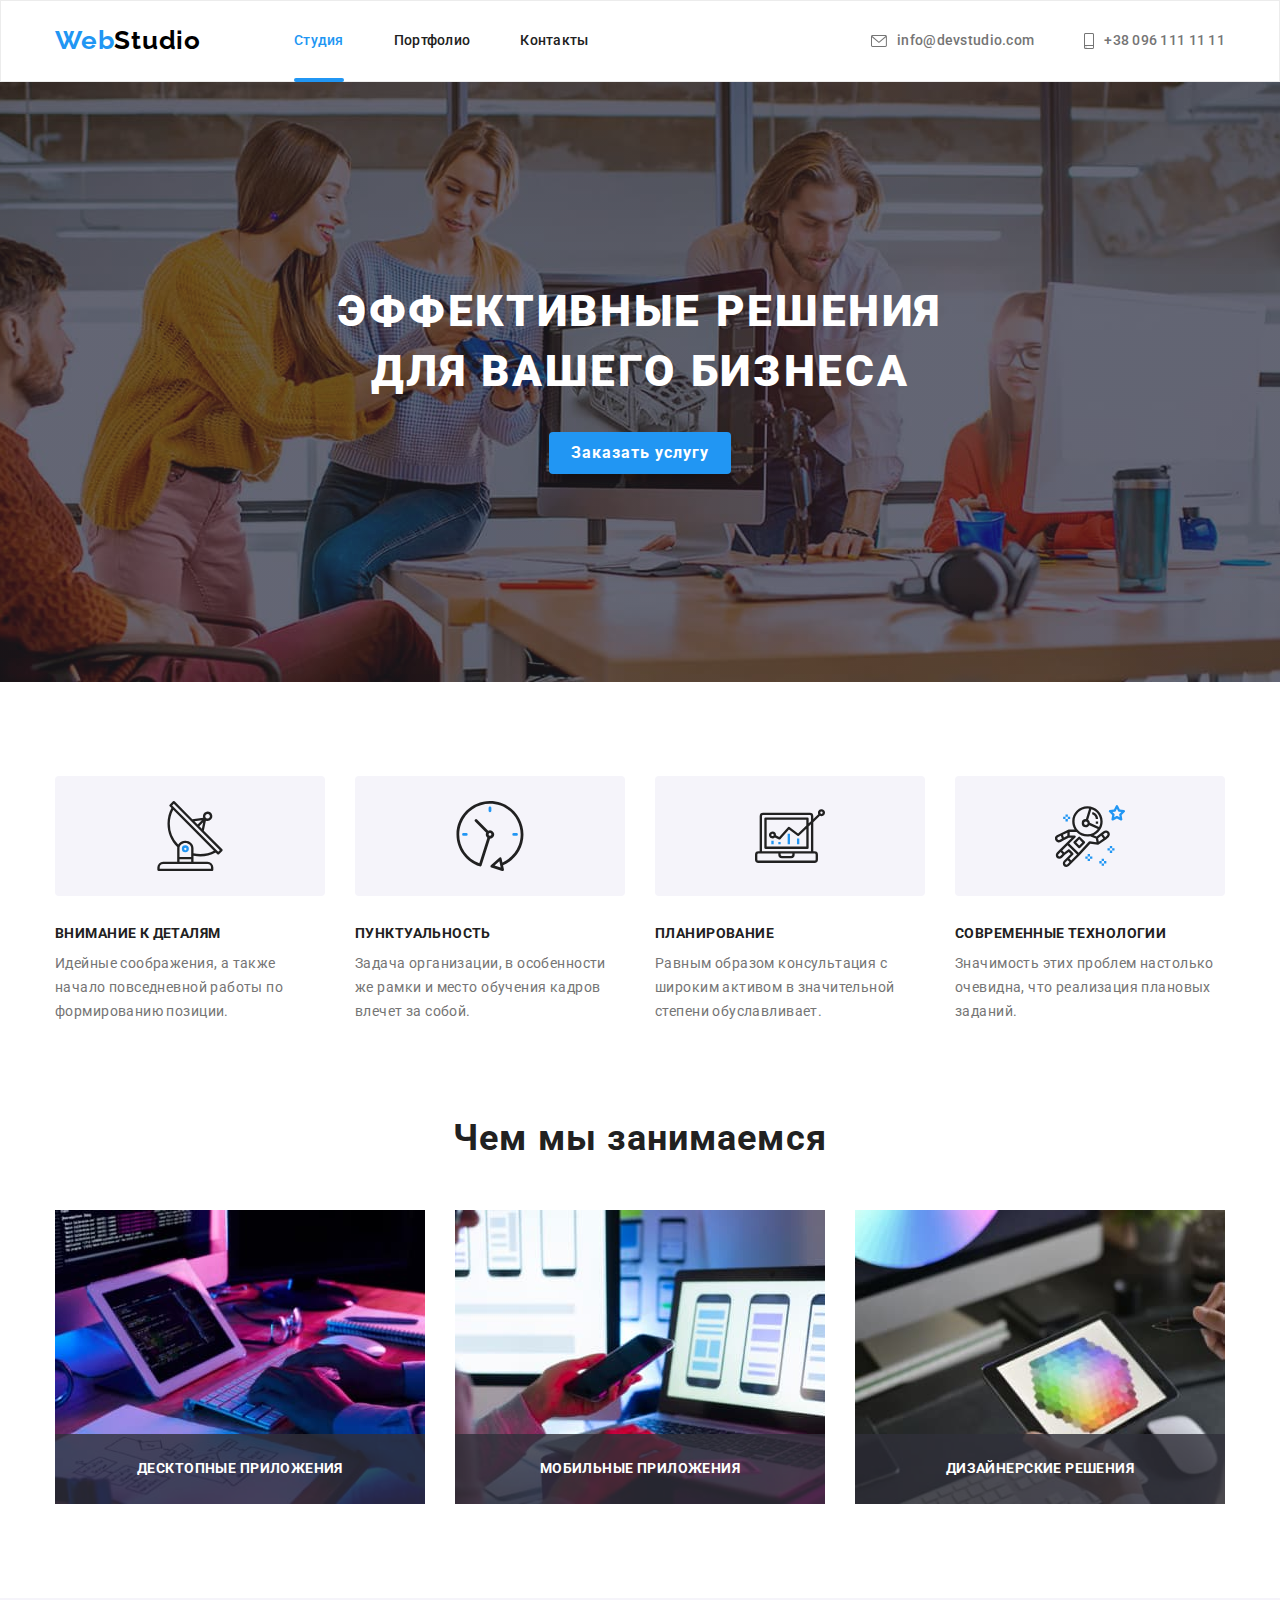
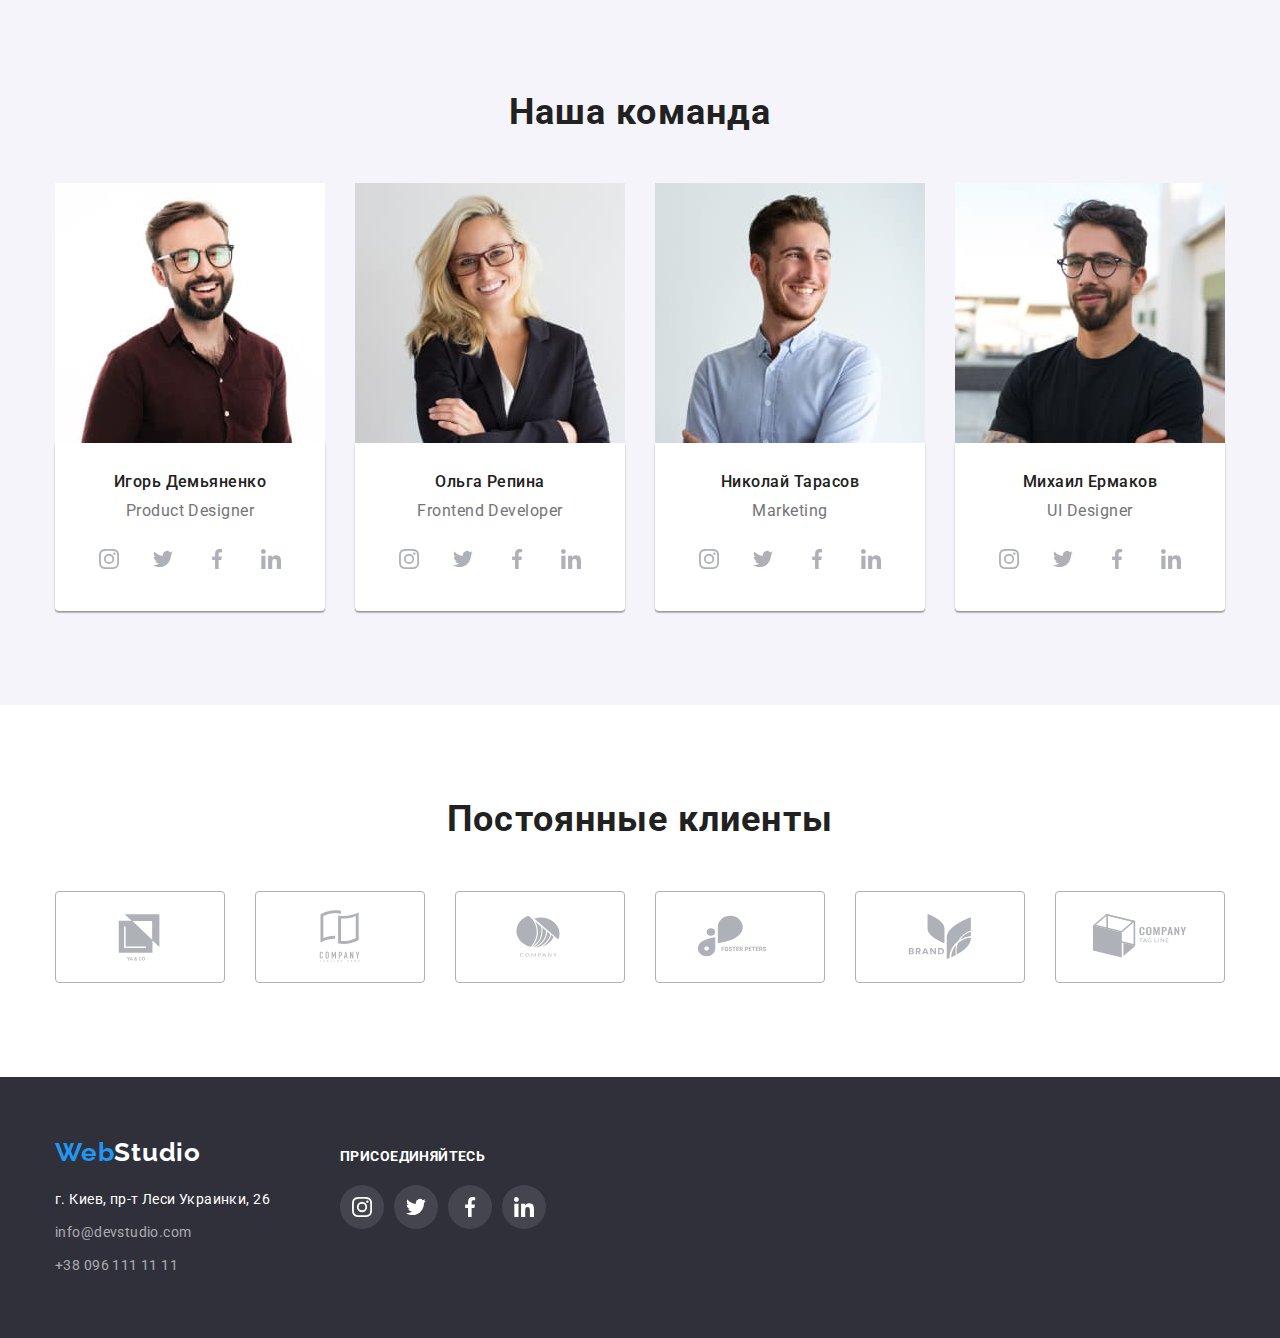
<file: index.html>
<!DOCTYPE html>
<html lang="ru">
    <head>
        <meta charset="UTF-8">
        <meta http-equiv="X-UA-Compatible" content="IE=edge">
        <meta name="viewport" content="width=device-width, initial-scale=1.0">
        <title>Студия</title>
        <link rel="preconnect" href="https://fonts.googleapis.com">
        <link rel="preconnect" href="https://fonts.gstatic.com" crossorigin>
        <link href="https://fonts.googleapis.com/css2?family=Raleway:wght@700&family=Roboto:wght@400;500;700;900&display=swap"
            rel="stylesheet">
        <link rel="stylesheet" href="./css/modern-normalize.css">
        <link rel="stylesheet" href="./css/style.css">
    </head>

    <body>
        <header class="header">
            <div class="container main-nav">
                <nav class="navigation">
                    <a href="" lang="en" class="logo">Web<span class="logo-black">Studio</span></a>
                    <ul class="header-nav list">
                        <li class="header-nav-item"><a href="" class="header-link current">Студия</a></li>
                        <li class="header-nav-item"><a href="./portfolio.html" class="header-link">Портфолио</a></li>
                        <li class="header-nav-item"><a href="" class="header-link">Контакты</a></li>
                    </ul>
                </nav>
                <ul class="auth-nav list">
                    <li class="auth-nav-item"><a href="mailto:info@devstudio.com" class="auth-link">
                        <svg class="icon-header" width="16" height="12">
                            <use href="./images/icons/symbol-defs.svg#icon-envelope"></use>
                        </svg>
                        info@devstudio.com
                    </a></li>
                    <li class="auth-nav-item"><a href="tel:+380961111111" class="auth-link">
                        <svg class="icon-header" width="10" height="16">
                            <use href="./images/icons/symbol-defs.svg#icon-smartphone"></use>
                        </svg>
                        +38 096 111 11 11
                    </a></li>
                </ul>
            </div>   
        </header>

        <main>
            <section class="hero">
                <h1 class="hero-title">Эффективные решения для вашего бизнеса</h1>
                <button type="button" class="hero-btn" data-modal-open>Заказать услугу</button>
            </section>

            <section class="features section">
                <div class="container">
                    <h2 class="visually-hidden">Особенности</h2>
                    <ul class="features-list list">
                        <li class="features-item">
                            <div class="features-item-icons">
                                <svg class="features-icons" width="70" height="70">
                                    <use href="./images/icons/symbol-defs.svg#icon-antenna-img"></use>
                                </svg>
                            </div>
                            <h3 class="features-title">Внимание к деталям</h3>
                            <p class="features-text">Идейные соображения, а также начало повседневной работы по формированию позиции.</p>
                        </li>
                        <li class="features-item">
                            <div class="features-item-icons">
                                <svg class="features-icons" width="70" height="70">
                                    <use href="./images/icons/symbol-defs.svg#icon-clock-img"></use>
                                </svg>
                            </div>
                            <h3 class="features-title">Пунктуальность</h3>
                            <p class="features-text">Задача организации, в особенности же рамки и место обучения кадров влечет за собой.</p>
                        </li>
                        <li class="features-item">
                            <div class="features-item-icons">
                                <svg class="features-icons" width="70" height="70">
                                    <use href="./images/icons/symbol-defs.svg#icon-diagram-img"></use>
                                </svg>
                            </div>
                            <h3 class="features-title">Планирование</h3>
                            <p class="features-text">Равным образом консультация с широким активом в значительной степени обуславливает.</p>
                        </li>
                        <li class="features-item">
                            <div class="features-item-icons">
                                <svg class="features-icons" width="70" height="70">
                                    <use href="./images/icons/symbol-defs.svg#icon-astronaut-img"></use>
                                </svg>
                            </div>
                            <h3 class="features-title">Современные технологии</h3>
                            <p class="features-text">Значимость этих проблем настолько очевидна, что реализация плановых заданий.</p>
                        </li>
                    </ul>
                </div>
            </section>

            <section class="services section">
               <div class="container">
                    <h2 class="services-title title">Чем мы занимаемся</h2>
                    <ul class="services-list list">
                        <li class="services-item">
                            <div class="services-item-img">
                                <img src="./images/services/box1.jpg" alt="Веб-сайты" width="370" height="294">
                                <h3 class="services-item-title">Десктопные приложения</h3>
                            </div>
                        </li>
                        <li class="services-item">
                            <div class="services-item-img">
                                <img src="./images/services/box2.jpg" alt="Приложения" width="370" height="294">
                                <h3 class="services-item-title">Мобильные приложения</h3>
                            </div>
                        </li>
                        <li class="services-item">
                            <div class="services-item-img">
                                <img src="./images/services/box3.jpg" alt="Дизайн" width="370" height="294">
                                <h3 class="services-item-title">Дизайнерские решения</h3>
                            </div>
                        </li>
                    </ul>
               </div>
            </section>

            <section class="team section">
               <div class="container">
                    <h2 class="team-title title">Наша команда</h2>
                    <ul class="team-list list">
                        <li class="team-item">
                            <img src="./images/our-team/img-team-1.jpg" alt="Дизайнер1" width="270" height="260">
                            <div class="team-member">
                                <h3 class="team-member-title">Игорь Демьяненко</h3>
                                <p lang="en" class="team-text">Product Designer</p>
                                <ul class="team-social-list list">
                                    <li class="team-social-item">
                                        <a href="" class="team-social-link">
                                            <svg class="team-social-icon" width="20" height="20">
                                                <use href="./images/icons/symbol-defs.svg#icon-instagram"></use>
                                            </svg>
                                        </a>
                                    </li>
                                    <li class="team-social-item">
                                        <a href="" class="team-social-link">
                                            <svg class="team-social-icon" width="20" height="20">
                                                <use href="./images/icons/symbol-defs.svg#icon-twitter"></use>
                                            </svg>
                                        </a>
                                    </li>
                                    <li class="team-social-item">
                                        <a href="" class="team-social-link">
                                            <svg class="team-social-icon" width="20" height="20">
                                                <use href="./images/icons/symbol-defs.svg#icon-facebook"></use>
                                            </svg>
                                        </a>
                                    </li>
                                    <li class="team-social-item">
                                        <a href="" class="team-social-link">
                                            <svg class="team-social-icon" width="20" height="20">
                                                <use href="./images/icons/symbol-defs.svg#icon-linkedin"></use>
                                            </svg>
                                        </a>
                                    </li>
                                </ul>
                            </div>
                        </li>
                        <li class="team-item">
                            <img src="./images/our-team/img-team-2.jpg" alt="Фронтент-разработчик" width="270" height="260">
                            <div class="team-member">
                                <h3 class="team-member-title">Ольга Репина</h3>
                                <p lang="en" class="team-text">Frontend Developer</p>
                                <ul class="team-social-list list">
                                    <li class="team-social-item">
                                        <a href="" class="team-social-link">
                                            <svg class="team-social-icon" width="20" height="20">
                                                <use href="./images/icons/symbol-defs.svg#icon-instagram"></use>
                                            </svg>
                                        </a>
                                    </li>
                                    <li class="team-social-item">
                                        <a href="" class="team-social-link">
                                            <svg class="team-social-icon" width="20" height="20">
                                                <use href="./images/icons/symbol-defs.svg#icon-twitter"></use>
                                            </svg>
                                        </a>
                                    </li>
                                    <li class="team-social-item">
                                        <a href="" class="team-social-link">
                                            <svg class="team-social-icon" width="20" height="20">
                                                <use href="./images/icons/symbol-defs.svg#icon-facebook"></use>
                                            </svg>
                                        </a>
                                    </li>
                                    <li class="team-social-item">
                                        <a href="" class="team-social-link">
                                            <svg class="team-social-icon" width="20" height="20">
                                                <use href="./images/icons/symbol-defs.svg#icon-linkedin"></use>
                                            </svg>
                                        </a>
                                    </li>
                                </ul>
                            </div>
                        </li>
                        <li class="team-item">
                            <img src="./images/our-team/img-team-3.jpg" alt="Маркетолог" width="270" height="260">
                            <div class="team-member">
                                <h3 class="team-member-title">Николай Тарасов</h3>
                                <p lang="en" class="team-text">Marketing</p>
                                <ul class="team-social-list list">
                                    <li class="team-social-item">
                                        <a href="" class="team-social-link">
                                            <svg class="team-social-icon" width="20" height="20">
                                                <use href="./images/icons/symbol-defs.svg#icon-instagram"></use>
                                            </svg>
                                        </a>
                                    </li>
                                    <li class="team-social-item">
                                        <a href="" class="team-social-link">
                                            <svg class="team-social-icon" width="20" height="20">
                                                <use href="./images/icons/symbol-defs.svg#icon-twitter"></use>
                                            </svg>
                                        </a>
                                    </li>
                                    <li class="team-social-item">
                                        <a href="" class="team-social-link">
                                            <svg class="team-social-icon" width="20" height="20">
                                                <use href="./images/icons/symbol-defs.svg#icon-facebook"></use>
                                            </svg>
                                        </a>
                                    </li>
                                    <li class="team-social-item">
                                        <a href="" class="team-social-link">
                                            <svg class="team-social-icon" width="20" height="20">
                                                <use href="./images/icons/symbol-defs.svg#icon-linkedin"></use>
                                            </svg>
                                        </a>
                                    </li>
                                </ul>
                            </div>
                        </li>
                        <li class="team-item">
                            <img src="./images/our-team/img-team-4.jpg" alt="Дизайнер2" width="270" height="260">
                            <div class="team-member">
                                <h3 class="team-member-title">Михаил Ермаков</h3>
                                <p lang="en" class="team-text">UI Designer</p>
                                <ul class="team-social-list list">
                                    <li class="team-social-item">
                                        <a href="" class="team-social-link">
                                            <svg class="team-social-icon" width="20" height="20">
                                                <use href="./images/icons/symbol-defs.svg#icon-instagram"></use>
                                            </svg>
                                        </a>
                                    </li>
                                    <li class="team-social-item">
                                        <a href="" class="team-social-link">
                                            <svg class="team-social-icon" width="20" height="20">
                                                <use href="./images/icons/symbol-defs.svg#icon-twitter"></use>
                                            </svg>
                                        </a>
                                    </li>
                                    <li class="team-social-item">
                                        <a href="" class="team-social-link">
                                            <svg class="team-social-icon" width="20" height="20">
                                                <use href="./images/icons/symbol-defs.svg#icon-facebook"></use>
                                            </svg>
                                        </a>
                                    </li>
                                    <li class="team-social-item">
                                        <a href="" class="team-social-link">
                                            <svg class="team-social-icon" width="20" height="20">
                                                <use href="./images/icons/symbol-defs.svg#icon-linkedin"></use>
                                            </svg>
                                        </a>
                                    </li>
                                </ul>
                            </div>
                        </li>
                    </ul>
               </div>
            </section>

            <section class="clients section">
                <div class="container">
                    <h2 class="clients-title title">Постоянные клиенты</h2>
                    <ul class="clients-list list">
                        <li class="clients-item">
                            <a href="" class="clients-item-link">
                                <svg class="clients-item-icon" width="106" height="60">
                                    <use href="./images/icons/symbol-defs.svg#icon-logo-client1"></use>
                                </svg>
                            </a>
                        </li>
                        <li class="clients-item">
                            <a href="" class="clients-item-link">
                                <svg class="clients-item-icon" width="106" height="60">
                                    <use href="./images/icons/symbol-defs.svg#icon-logo-client2"></use>
                                </svg>
                            </a>
                        </li>
                        <li class="clients-item">
                            <a href="" class="clients-item-link">
                                <svg class="clients-item-icon" width="106" height="60">
                                    <use href="./images/icons/symbol-defs.svg#icon-logo-client3"></use>
                                </svg>
                            </a>
                        </li>
                        <li class="clients-item">
                            <a href="" class="clients-item-link">
                                <svg class="clients-item-icon" width="106" height="60">
                                    <use href="./images/icons/symbol-defs.svg#icon-logo-client4"></use>
                                </svg>
                            </a>
                        </li>
                        <li class="clients-item">
                            <a href="" class="clients-item-link">
                                <svg class="clients-item-icon" width="106" height="60">
                                    <use href="./images/icons/symbol-defs.svg#icon-logo-client5"></use>
                                </svg>
                            </a>
                        </li>
                        <li class="clients-item">
                            <a href="" class="clients-item-link">
                                <svg class="clients-item-icon" width="106" height="60">
                                    <use href="./images/icons/symbol-defs.svg#icon-logo-client6"></use>
                                </svg>
                            </a>
                        </li>
                    </ul>
                </div>
            </section>

        </main>

        <footer class="footer">
            <div class="container footer-main">
                <div class="footer-address">
                    <a href="" lang="en" class="logo">Web<span class="logo-white">Studio</span></a>
                    <address class="contacts">
                        <ul class="footer-list list">
                            <li class="footer-item"><a href="https://goo.gl/maps/sHDZmhukoqg1UG7x9" target="_blank"
                                    class="contacts-link-address">г. Киев, пр-т
                                    Леси Украинки, 26</a></li>
                            <li class="footer-item"><a href="mailto:info@devstudio.com"
                                    class="contacts-link">info@devstudio.com</a>
                            </li>
                            <li class="footer-item"><a href="tel:+380961111111" class="contacts-link">+38 096 111 11 11</a></li>
                        </ul>
                    </address>
                </div>
                <div class="footer-social">
                    <p class="footer-social-text">присоединяйтесь</p>
                    <ul class="footer-social-list list">
                        <li class="footer-social-item">
                            <a href="" class="footer-social-link">
                                <svg class="footer-social-icon" width="20" height="20">
                                    <use href="./images/icons/symbol-defs.svg#icon-instagram-white"></use>
                                </svg>
                            </a>
                        </li>
                        <li class="footer-social-item">
                            <a href="" class="footer-social-link">
                                <svg class="footer-social-icon" width="20" height="20">
                                    <use href="./images/icons/symbol-defs.svg#icon-twitter-white"></use>
                                </svg>
                            </a>
                        </li>
                        <li class="footer-social-item">
                            <a href="" class="footer-social-link">
                                <svg class="footer-social-icon" width="20" height="20">
                                    <use href="./images/icons/symbol-defs.svg#icon-facebook-white"></use>
                                </svg>
                            </a>
                        </li>
                        <li class="footer-social-item">
                            <a href="" class="footer-social-link">
                                <svg class="footer-social-icon" width="20" height="20">
                                    <use href="./images/icons/symbol-defs.svg#icon-linkedin-white"></use>
                                </svg>
                            </a>
                        </li>
                    </ul>
                </div>
            </div>
        </footer>
        <div class="backdrop is-hidden" data-modal>
            <div class="modal">
                <button type="button" class="modal-close-btn" data-modal-close>
                    <svg class="backdrop-item-icon" width="18" height="18">
                        <use href="./images/icons/symbol-defs.svg#icon-close-black"></use>
                    </svg>
                </button>
            </div>
        </div>

        <script src="./js/modal.js"></script>
    </body>
</html>
</file>
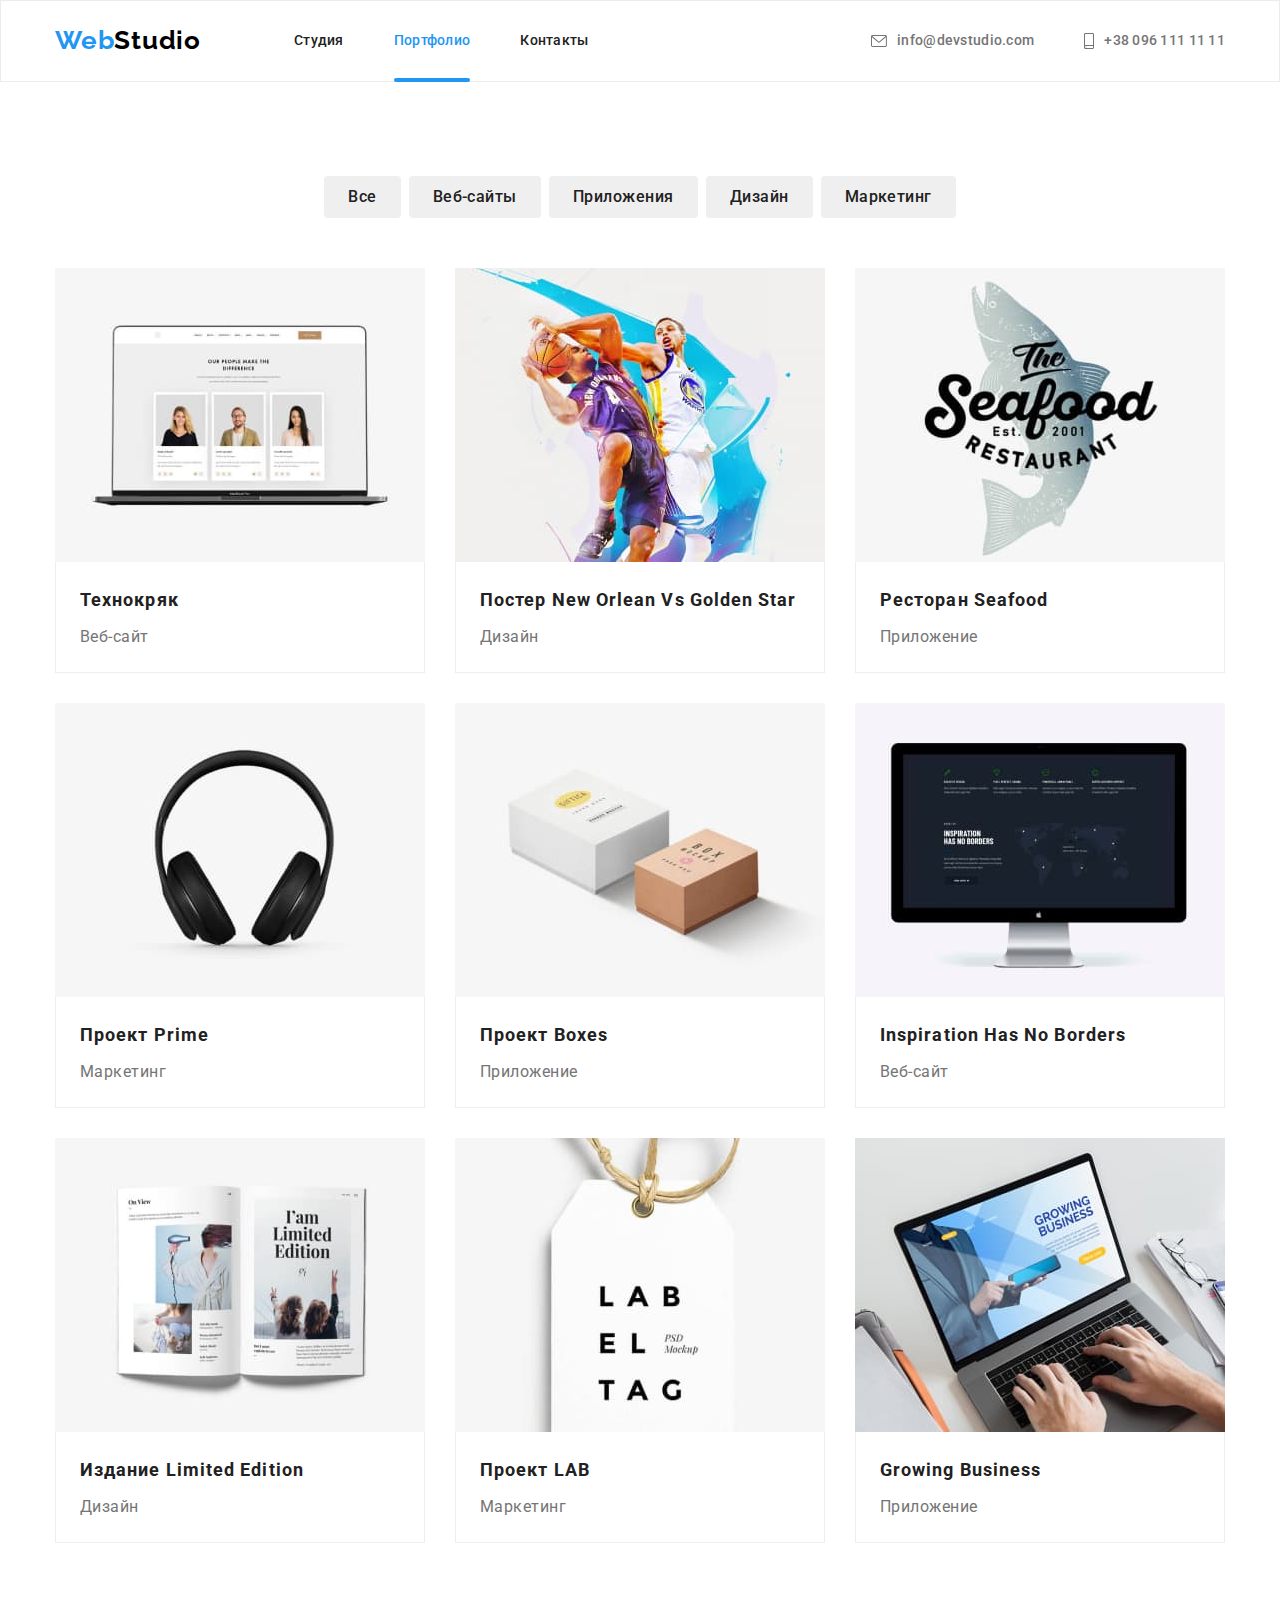
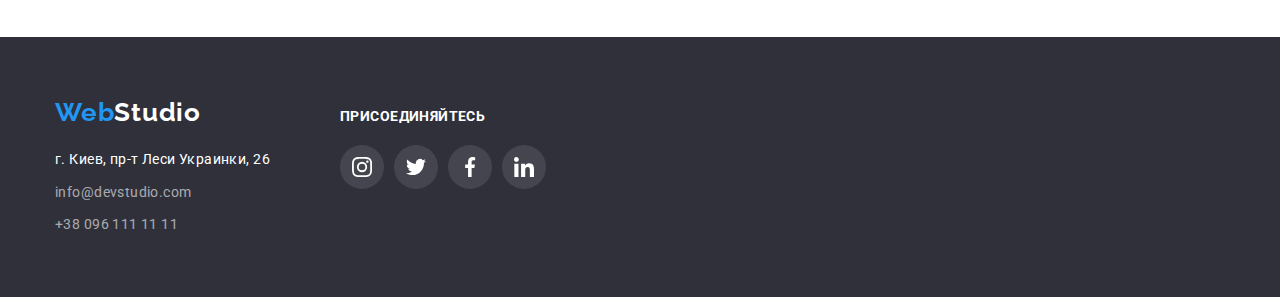
<file: portfolio.html>
<!DOCTYPE html>
<html lang="ru">
    <head>
        <meta charset="UTF-8">
        <meta http-equiv="X-UA-Compatible" content="IE=edge">
        <meta name="viewport" content="width=device-width, initial-scale=1.0">
        <title>Портфолио</title>
        <link rel="preconnect" href="https://fonts.googleapis.com">
        <link rel="preconnect" href="https://fonts.gstatic.com" crossorigin>
        <link href="https://fonts.googleapis.com/css2?family=Raleway:wght@700&family=Roboto:wght@400;500;700;900&display=swap"
            rel="stylesheet">
        <link rel="stylesheet" href="./css/modern-normalize.css">
        <link rel="stylesheet" href="./css/style.css">
    </head>

    <body>
        <header class="header">
            <div class="container main-nav">
                <nav class="navigation">
                    <a href="" lang="en" class="logo">Web<span class="logo-black">Studio</span></a>
                    <ul class="header-nav list">
                        <li class="header-nav-item"><a href="./index.html" class="header-link">Студия</a></li>
                        <li class="header-nav-item"><a href="" class="header-link current">Портфолио</a></li>
                        <li class="header-nav-item"><a href="" class="header-link">Контакты</a></li>
                    </ul>
                </nav>
                <ul class="auth-nav list">
                    <li class="auth-nav-item"><a href="mailto:info@devstudio.com" class="auth-link">
                            <svg class="icon-header" width="16" height="12">
                                <use href="./images/icons/symbol-defs.svg#icon-envelope"></use>
                            </svg>
                            info@devstudio.com
                        </a></li>
                    <li class="auth-nav-item"><a href="tel:+380961111111" class="auth-link">
                            <svg class="icon-header" width="10" height="16">
                                <use href="./images/icons/symbol-defs.svg#icon-smartphone"></use>
                            </svg>
                            +38 096 111 11 11
                        </a></li>
                </ul>
            </div>
        </header>

        <main>
            <section class="projects section">
                <div class="container">
                    <h1 class="visually-hidden">Примеры проектов</h1>
                    <ul class="projects-list list">
                         <li class="project-btn-item"><button type="button" class="project-btn">Все</button></li>
                        <li class="project-btn-item"><button type="button" class="project-btn">Веб-сайты</button></li>
                        <li class="project-btn-item"><button type="button" class="project-btn">Приложения</button></li>
                        <li class="project-btn-item"><button type="button" class="project-btn">Дизайн</button></li>
                        <li class="project-btn-item"><button type="button" class="project-btn">Маркетинг</button></li>
                    </ul>
                    
                    <ul class="second-project-list list">
                        <li class="second-project-item">
                            <a href="" class="project-link">
                                <div class="project-img">
                                    <img src="./images/projects/project1.jpg" alt="Сайт пример 1" width="370" height="294">
                                    <p class="project-item-description">Технокряк это современная площадка распространения коронавируса. Компании используют эту платформу для цифрового
                                    шпионажа и атак на защищённые сервера конкурентов.</p>
                                </div>
                                <div class="project-description">
                                    <h2 class="project-title">Технокряк</h2>
                                    <p class="project-text">Веб-сайт</p>
                                </div>
                            </a>
                        </li>
                        <li class="second-project-item">
                            <a href="" class="project-link">
                                <div class="project-img">
                                    <img src="./images/projects/project2.jpg" alt="Дизайна пример 1" width="370" height="294">
                                    <p class="project-item-description">Технокряк это современная площадка распространения коронавируса. Компании используют эту платформу для цифрового
                                    шпионажа и атак на защищённые сервера конкурентов.</p>
                                </div>
                                <div class="project-description">
                                    <h2 class="project-title">Постер New Orlean vs Golden Star</h2>
                                    <p class="project-text">Дизайн</p>
                                </div>
                            </a>
                        </li>
                        <li class="second-project-item">
                            <a href="" class="project-link">
                                <div class="project-img">
                                    <img src="./images/projects/project3.jpg" alt="Приложение пример 1" width="370" height="294">
                                    <p class="project-item-description">Технокряк это современная площадка распространения коронавируса. Компании используют эту платформу для цифрового
                                    шпионажа и атак на защищённые сервера конкурентов.</p>
                                </div>
                                <div class="project-description">
                                    <h2 class="project-title">Ресторан Seafood</h2>
                                    <p class="project-text">Приложение</p>
                                </div>
                            </a>
                        </li>
                        <li class="second-project-item">
                            <a href="" class="project-link">
                                <div class="project-img">
                                    <img src="./images/projects/project4.jpg" alt="Маркетинговый проект пример 1" width="370" height="294">
                                    <p class="project-item-description">Технокряк это современная площадка распространения коронавируса. Компании используют эту платформу для цифрового
                                    шпионажа и атак на защищённые сервера конкурентов.</p>
                                </div>
                                <div class="project-description">
                                    <h2 class="project-title">Проект Prime</h2>
                                    <p class="project-text">Маркетинг</p>
                                </div>
                            </a>
                        </li>
                        <li class="second-project-item">
                            <a href="" class="project-link">
                                <div class="project-img">
                                    <img src="./images/projects/project5.jpg" alt="Приложение пример 2" width="370" height="294">
                                    <p class="project-item-description">Технокряк это современная площадка распространения коронавируса. Компании используют эту платформу для цифрового
                                    шпионажа и атак на защищённые сервера конкурентов.</p>
                                </div>
                                <div class="project-description">
                                    <h2 class="project-title">Проект Boxes</h2>
                                    <p class="project-text">Приложение</p>
                                </div>
                            </a>
                        </li>
                        <li class="second-project-item">
                            <a href="" class="project-link">
                                <div class="project-img">
                                    <img src="./images/projects/project6.jpg" alt="Сайт пример 2" width="370" height="294">
                                    <p class="project-item-description">Технокряк это современная площадка распространения коронавируса. Компании используют эту платформу для цифрового
                                    шпионажа и атак на защищённые сервера конкурентов.</p>
                                </div>
                                <div class="project-description">
                                    <h2 class="project-title">Inspiration has no Borders</h2>
                                    <p class="project-text">Веб-сайт</p>
                                </div>
                            </a>
                        </li>
                        <li class="second-project-item">
                            <a href="" class="project-link">
                                <div class="project-img">
                                    <img src="./images/projects/project7.jpg" alt="Дизайна пример 2" width="370" height="294">
                                    <p class="project-item-description">Технокряк это современная площадка распространения коронавируса. Компании используют эту платформу для цифрового
                                    шпионажа и атак на защищённые сервера конкурентов.</p>
                                </div>
                                <div class="project-description">
                                    <h2 class="project-title">Издание Limited Edition</h2>
                                    <p class="project-text">Дизайн</p>
                                </div>
                            </a>
                        </li>
                        <li class="second-project-item">
                            <a href="" class="project-link">
                                <div class="project-img">
                                    <img src="./images/projects/project8.jpg" alt="Маркетинговый проект пример 2" width="370" height="294">
                                    <p class="project-item-description">Технокряк это современная площадка распространения коронавируса. Компании используют эту платформу для цифрового
                                    шпионажа и атак на защищённые сервера конкурентов.</p>
                                </div>
                                <div class="project-description">
                                    <h2 class="project-title">Проект LAB</h2>
                                    <p class="project-text">Маркетинг</p>
                                </div>
                            </a>
                        </li>
                        <li class="second-project-item">
                            <a href="" class="project-link">
                                <div class="project-img">
                                    <img src="./images/projects/project9.jpg" alt="Приложение пример 3" width="370" height="294">
                                    <p class="project-item-description">Технокряк это современная площадка распространения коронавируса. Компании используют эту платформу для цифрового
                                    шпионажа и атак на защищённые сервера конкурентов.</p>
                                </div>
                                <div class="project-description">
                                    <h2 class="project-title">Growing Business</h2>
                                    <p class="project-text">Приложение</p>
                                </div>
                            </a>
                        </li>
                    </ul>
                </div>
            </section>
        </main>

        <footer class="footer">
            <div class="container footer-main">
                <div class="footer-address">
                    <a href="" lang="en" class="logo">Web<span class="logo-white">Studio</span></a>
                    <address class="contacts">
                        <ul class="footer-list list">
                            <li class="footer-item"><a href="https://goo.gl/maps/sHDZmhukoqg1UG7x9" target="_blank"
                                    class="contacts-link-address">г. Киев, пр-т
                                    Леси Украинки, 26</a></li>
                            <li class="footer-item"><a href="mailto:info@devstudio.com"
                                    class="contacts-link">info@devstudio.com</a>
                            </li>
                            <li class="footer-item"><a href="tel:+380961111111" class="contacts-link">+38 096 111 11 11</a></li>
                        </ul>
                    </address>
                </div>
                <div class="footer-social">
                    <p class="footer-social-text">присоединяйтесь</p>
                    <ul class="footer-social-list list">
                        <li class="footer-social-item">
                            <a href="" class="footer-social-link">
                                <svg class="footer-social-icon" width="20" height="20">
                                    <use href="./images/icons/symbol-defs.svg#icon-instagram-white"></use>
                                </svg>
                            </a>
                        </li>
                        <li class="footer-social-item">
                            <a href="" class="footer-social-link">
                                <svg class="footer-social-icon" width="20" height="20">
                                    <use href="./images/icons/symbol-defs.svg#icon-twitter-white"></use>
                                </svg>
                            </a>
                        </li>
                        <li class="footer-social-item">
                            <a href="" class="footer-social-link">
                                <svg class="footer-social-icon" width="20" height="20">
                                    <use href="./images/icons/symbol-defs.svg#icon-facebook-white"></use>
                                </svg>
                            </a>
                        </li>
                        <li class="footer-social-item">
                            <a href="" class="footer-social-link">
                                <svg class="footer-social-icon" width="20" height="20">
                                    <use href="./images/icons/symbol-defs.svg#icon-linkedin-white"></use>
                                </svg>
                            </a>
                        </li>
                    </ul>
                </div>
            </div>
        </footer>
    </body>

</html>
</file>
<file: css/style.css>
:root {
  --first-title-color: #212121;
  --second-title-color: #ffffff;
  --first-text-color: #757575;
  --second-text-color: #ffffff;
  --accent-color: #2196f3;
  --first-bg-color: #ffffff;
  --second-bg-color: #2f303a;
  --accent-bg-color: #2196f3;
}

body {
  font-family: 'Roboto', sans-serif;
  color: var(--first-text-color);
  background-color: var(--first-bg-color);
}

.list {
  list-style: none;
}

a {
  text-decoration: none;
}

p,
h1,
h2,
h3,
h4,
h5,
h6 {
  margin: 0;
}

ul {
  margin: 0;
  padding: 0;
}

img {
  display: block;
  min-width: 100%;
}

button {
  cursor: pointer;
}

.visually-hidden {
  position: absolute;
  white-space: nowrap;
  width: 1px;
  height: 1px;
  overflow: hidden;
  border: 0;
  padding: 0;
  clip: rect(0 0 0 0);
  clip-path: inset(50%);
  margin: -1px;
}

.container {
  width: 1200px;
  padding-left: 15px;
  padding-right: 15px;
  margin: 0 auto;
}

.section {
  padding-top: 94px;
  padding-bottom: 94px;
}

.title {
  font-weight: 700;
  font-size: 36px;
  line-height: 1.16;
  text-align: center;
  letter-spacing: 0.03em;
  color: var(--first-title-color);
}

/* --------HEADER--------- */

.header {
  border: 1px solid #ececec;
  background-color: var(--first-bg-color);

  font-weight: 500;
  font-size: 14px;
  line-height: 1.14;
  letter-spacing: 0.02em;
}

.main-nav {
  display: flex;
  align-items: center;
}

.navigation {
  display: flex;
  align-items: center;
}

.logo {
  font-family: Raleway;
  font-weight: 700;
  font-size: 26px;
  line-height: 1.19;
  letter-spacing: 0.03em;
  color: var(--accent-color);
}

.header .logo {
  padding-top: 24px;
  padding-bottom: 25px;
  margin-right: 93px;
}

.logo-black {
  color: #000;
}

.header-nav,
.auth-nav {
  display: flex;
  justify-content: center;
  align-items: center;
  margin-left: auto;
}

.header-nav-item {
  position: relative;
}

.header-nav-item:not(:first-child),
.auth-nav-item:not(:first-child) {
  margin-left: 50px;
}

.header-link {
  display: block;
  padding-top: 32px;
  padding-bottom: 32px;

  color: var(--first-title-color);
  transition: color 250ms cubic-bezier(0.4, 0, 0.2, 1);
}

.header-link:hover,
.header-link:focus {
  color: var(--accent-color);
}

.header-link.current {
  color: var(--accent-color);
}

.header-link.current::after {
  content: '';
  width: 100%;
  height: 4px;
  display: block;

  background: var(--accent-bg-color);
  border-radius: 2px;

  position: absolute;
  bottom: -1px;
}

.auth-link {
  color: var(--first-text-color);
  display: flex;
  justify-content: center;
  align-items: center;
  padding-top: 32px;
  padding-bottom: 32px;

  transition: color 250ms cubic-bezier(0.4, 0, 0.2, 1);
}

.auth-link:hover,
.auth-link:focus {
  color: var(--accent-color);
}

.icon-header {
  fill: currentColor;
  margin-right: 10px;
}

/* --------HERO--------- */

.hero {
  max-width: 1600px;
  height: 600px;
  margin-top: 0;
  margin-right: auto;
  margin-left: auto;
  margin-bottom: 0;
  background-image: linear-gradient(rgba(47, 48, 58, 0.4), rgba(47, 48, 58, 0.4)),
    url(../images/hero-img.jpg);
  background-repeat: no-repeat;
  background-position: center;
  background-size: cover;

  text-align: center;
  padding-top: 200px;
  padding-bottom: 200px;
}

.hero-title {
  width: 696px;
  margin-left: auto;
  margin-right: auto;
  margin-bottom: 30px;

  font-weight: 900;
  font-size: 44px;
  line-height: 1.36;
  text-align: center;
  letter-spacing: 0.06em;
  text-transform: uppercase;
  color: var(--second-title-color);
}

.hero-btn {
  padding: 6px 22px;
  border: transparent;
  box-sizing: border-box;
  box-shadow: 0px 4px 4px rgba(0, 0, 0, 0.15);
  border-radius: 4px;

  font-weight: 700;
  font-size: 16px;
  line-height: 1.87;
  align-items: center;
  text-align: center;
  letter-spacing: 0.06em;
  color: var(--second-title-color);
  background-color: var(--accent-bg-color);

  transition: background-color 250ms cubic-bezier(0.4, 0, 0.2, 1);
}

.hero-btn:hover,
.hero-btn:focus {
  background-color: #188ce8;
}

/* -------FEATURES------- */

.features-list {
  display: flex;
}

.features-item {
  width: 270px;
}

.features-item:not(:first-child) {
  margin-left: 30px;
}

.features-item {
  display: block;
}

.features-item-icons {
  display: flex;
  justify-content: center;
  align-items: center;
  margin-bottom: 30px;
  height: 120px;
  background-color: #f5f4fa;
  border-radius: 4px;
}

.features-item-icons {
  color: currentColor;
}

.features-title {
  margin-bottom: 10px;

  font-weight: 700;
  font-size: 14px;
  line-height: 1.14;
  letter-spacing: 0.03em;
  text-transform: uppercase;
  color: var(--first-title-color);
}

.features-text {
  font-size: 14px;
  line-height: 1.71;
  letter-spacing: 0.03em;
  color: var(--first-text-color);
}

/* --------SERVICES--------- */

.services {
  padding-top: 0;
}

.services-title {
  margin-bottom: 50px;
}

.services-list {
  display: flex;
  flex-wrap: wrap;
  margin-left: -30px;
  margin-bottom: -30px;
}

.services-item {
  width: calc(100% / 3 - 30px);
  height: auto;
  margin-left: 30px;
  margin-bottom: 30px;
}

.services-item-img {
  position: relative;
}

.services-item-title {
  font-weight: 700;
  font-size: 14px;
  line-height: 1.14;
  text-align: center;
  letter-spacing: 0.03em;
  text-transform: uppercase;

  color: var(--second-title-color);
  background: rgba(47, 48, 58, 0.8);
  height: 70px;
  width: 100%;
  display: flex;
  justify-content: center;
  align-items: center;

  position: absolute;
  bottom: 0;
  left: 0;
}

/* --------TEAM--------- */

.team {
  background-color: #f5f4fa;
}

.team-list {
  display: flex;
  flex-wrap: wrap;
  margin-left: -30px;
  margin-bottom: -30px;
}

.team-item {
  width: calc(100% / 4 - 30px);
  margin-left: 30px;
  margin-bottom: 30px;
}

.team-title {
  margin-bottom: 50px;
}

.team-member-title {
  margin-bottom: 10px;

  font-weight: 500;
  font-size: 16px;
  line-height: 1.18;
  text-align: center;
  letter-spacing: 0.03em;
  color: var(--first-title-color);
}

.team-member {
  padding-top: 30px;
  padding-bottom: 30px;

  background-color: var(--first-bg-color);
  box-shadow: 0px 1px 3px rgba(0, 0, 0, 0.12), 0px 1px 1px rgba(0, 0, 0, 0.14),
    0px 2px 1px rgba(0, 0, 0, 0.2);
  border-radius: 0px 0px 4px 4px;
}

.team-text {
  font-size: 16px;
  line-height: 1.18;
  text-align: center;
  letter-spacing: 0.03em;
  color: var(--first-text-color);
  margin-bottom: 16px;
}

.team-social-list {
  display: flex;
  justify-content: center;
  align-items: center;
}

.team-social-link {
  display: flex;
  justify-content: center;
  align-items: center;
  width: 44px;
  height: 44px;
  border-radius: 50%;
  color: #afb1b8;

  transition: background-color 250ms cubic-bezier(0.4, 0, 0.2, 1);
}

.team-social-icon {
  fill: currentColor;
  transition: fill 250ms cubic-bezier(0.4, 0, 0.2, 1), color 250ms cubic-bezier(0.4, 0, 0.2, 1);
}

.team-social-link:hover,
.team-social-link:focus {
  background-color: var(--accent-bg-color);
  color: var(--second-text-color);
}

.team-social-item:not(:first-child) {
  margin-left: 10px;
}

/* --------CLIENT--------- */

.clients-list {
  display: flex;
  flex-wrap: wrap;
  margin-left: -30px;
  margin-bottom: -30px;
}

.clients-item {
  width: calc(100% / 6 - 30px);
  margin-left: 30px;
  margin-bottom: 30px;
}

.clients-title {
  margin-bottom: 50px;
}

.clients-item-link {
  display: flex;
  justify-content: center;
  align-items: center;
  background-color: #fff;
  border: 1px solid #afb1b8;
  border-radius: 4px;
  color: #afb1b8;

  min-width: 170px;
  height: 92px;

  transition: border 250ms cubic-bezier(0.4, 0, 0.2, 1);
}

.clients-item-link:focus,
.clients-item-link:hover {
  color: var(--accent-color);
  border: 1px solid var(--accent-color);
}

.clients-item-icon {
  fill: currentColor;
  transition: color 250ms cubic-bezier(0.4, 0, 0.2, 1);
}

/* --------PROJECT--------- */

.projects-list {
  display: flex;
  justify-content: center;
  margin-bottom: 50px;
}

.project-btn-item:not(:first-child) {
  margin-left: 8px;
}

.project-btn {
  border-radius: 4px;
  padding: 6px 22px;
  border-color: transparent;

  font-weight: 500;
  font-size: 16px;
  line-height: 1.62;
  text-align: center;
  letter-spacing: 0.03em;
  color: var(--first-title-color);

  transition: color 250ms cubic-bezier(0.4, 0, 0.2, 1),
    background-color 250ms cubic-bezier(0.4, 0, 0.2, 1),
    box-shadow 250ms cubic-bezier(0.4, 0, 0.2, 1);
}

.project-btn:hover,
.project-btn:focus {
  color: var(--second-text-color);
  background-color: var(--accent-bg-color);
  box-shadow: 0px 3px 1px rgba(0, 0, 0, 0.1), 0px 1px 2px rgba(0, 0, 0, 0.08),
    0px 2px 2px rgba(0, 0, 0, 0.12);
}

.second-project-list {
  display: flex;
  flex-wrap: wrap;
  margin-left: -30px;
  margin-bottom: -30px;
}

.second-project-item {
  width: calc(100% / 3 - 30px);
  margin-left: 30px;
  margin-bottom: 30px;
}

.project-link {
  display: block;
  transition: box-shadow 250ms cubic-bezier(0.4, 0, 0.2, 1);
}

.project-link:focus,
.project-link:hover {
  box-shadow: 0px 1px 1px rgba(0, 0, 0, 0.12), 0px 4px 4px rgba(0, 0, 0, 0.06),
    1px 4px 6px rgba(0, 0, 0, 0.16);
}

.project-img {
  position: relative;
  overflow: hidden;
}

.project-item-description {
  font-size: 18px;
  line-height: 1.55;
  letter-spacing: 0.03em;

  color: var(--second-text-color);

  display: flex;
  justify-content: center;
  align-items: center;
  position: absolute;
  bottom: 0;
  left: 0;
  width: 100%;
  height: 100%;
  padding: 63px 24px;

  transform: translateY(101%);
  transition: transform 250ms cubic-bezier(0.4, 0, 0.2, 1);
}

.project-img::before {
  content: '';
  background: rgba(33, 150, 243, 0.9);

  position: absolute;
  bottom: 0;
  left: 0;
  width: 100%;
  height: 100%;

  transform: translateY(101%);
  transition: transform 250ms cubic-bezier(0.4, 0, 0.2, 1);
}

.project-link:hover .project-item-description,
.project-link:focus .project-item-description,
.project-link:hover .project-img::before,
.project-link:focus .project-img::before {
  transform: translateY(0);
}

.project-description {
  padding: 20px 24px;

  border-left: 1px solid #eeeeee;
  border-right: 1px solid #eeeeee;
  border-bottom: 1px solid #eeeeee;
}

.project-title {
  margin-bottom: 4px;

  font-weight: 700;
  font-size: 18px;
  line-height: 2;
  letter-spacing: 0.06em;
  text-transform: capitalize;
  color: var(--first-title-color);
}

.project-text {
  font-size: 16px;
  line-height: 1.87;
  letter-spacing: 0.03em;
  color: var(--first-text-color);
}

/* --------FOOTER--------- */

.footer {
  padding-top: 60px;
  padding-bottom: 60px;
  background-color: var(--second-bg-color);
}

.footer-main {
  display: flex;
  align-items: baseline;
}

.footer .logo {
  display: block;
  margin-bottom: 20px;
}

.logo-white {
  color: #fff;
}

.footer-item:not(:first-child) {
  margin-top: 9px;
}

.contacts-link-address {
  font-style: normal;
  font-size: 14px;
  line-height: 1.71;
  letter-spacing: 0.03em;
  color: var(--second-text-color);
}

.contacts-link {
  font-style: normal;
  font-size: 14px;
  line-height: 1.71;
  letter-spacing: 0.03em;
  color: rgba(255, 255, 255, 0.6);
}

.footer-social {
  margin-left: 70px;
}

.footer-social-text {
  font-weight: 700;
  font-size: 14px;
  line-height: 1.14;
  letter-spacing: 0.03em;
  text-transform: uppercase;
  color: var(--second-text-color);

  margin-bottom: 20px;
}

.footer-social-list {
  display: flex;
  justify-content: center;
  align-items: center;
}

.footer-social-link {
  display: flex;
  justify-content: center;
  align-items: center;
  width: 44px;
  height: 44px;
  border-radius: 50%;
  background-color: rgba(255, 255, 255, 0.1);
  color: var(--second-text-color);

  transition: background-color 250ms cubic-bezier(0.4, 0, 0.2, 1);
}

.footer-social-link:hover,
.footer-social-link:focus {
  background-color: var(--accent-bg-color);
}

.footer-social-item:not(:first-child) {
  margin-left: 10px;
}

.footer-social-icon {
  fill: currentColor;
}

/* --------BACKDROP--------- */

.backdrop {
  position: fixed;
  top: 0;
  left: 0;
  width: 100%;
  height: 100%;
  background-color: rgba(0, 0, 0, 0.2);
  opacity: 1;
  transition: opacity 250ms cubic-bezier(0.4, 0, 0.2, 1);
}

.is-hidden {
  opacity: 0;
  pointer-events: none;
  visibility: hidden;
}

.backdrop.is-hidden .modal {
  transform: translate(-50%, -50%) scale(0.7);
}

.modal {
  position: absolute;
  width: 528px;
  min-height: 581px;
  top: 50%;
  left: 50%;
  transform: translate(-50%, -50%) scale(1);
  transition: transform 250ms cubic-bezier(0.4, 0, 0.2, 1);

  background-color: var(--first-bg-color);
  box-shadow: 0px 1px 3px rgba(0, 0, 0, 0.12), 0px 1px 1px rgba(0, 0, 0, 0.14),
    0px 2px 1px rgba(0, 0, 0, 0.2);
  border-radius: 4px;
  visibility: visible;
}

.modal-close-btn {
  display: flex;
  justify-content: center;
  align-items: center;
  width: 30px;
  height: 30px;
  border-radius: 50%;
  background-color: var(--first-bg-color);
  border: 1px solid rgba(0, 0, 0, 0.1);
  position: absolute;
  top: 8px;
  right: 8px;
}
</file>
